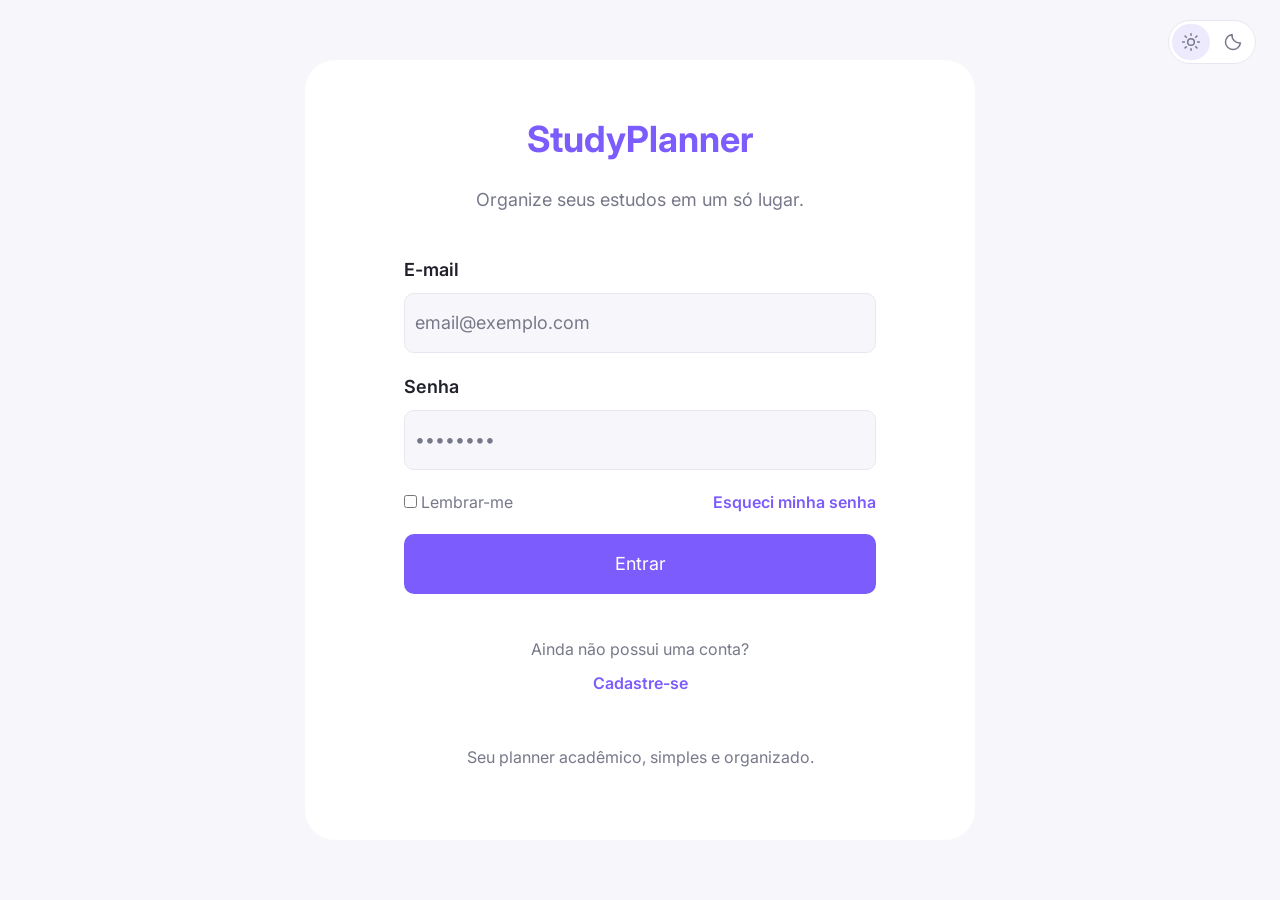
<file: login.html>
<!DOCTYPE html>
<html lang="pt-br">
<head>
    <meta charset="UTF-8">
    <meta name="viewport" content="width=device-width, initial-scale=1.0">
    <link rel="stylesheet" href="css/login.css" />
    <title>Login</title>
    <link rel="stylesheet" href="css/tema.css">
    <script src="js/tema.js"></script>
</head>
<body>
    <button type="button" class="tema-botao" data-alternar-tema aria-label="Ativar modo noturno" title="Ativar modo noturno">
        <svg class="tema-sol" viewBox="0 0 24 24" aria-hidden="true" focusable="false">
            <circle cx="12" cy="12" r="4" />
            <path d="M12 2v2m0 16v2M2 12h2m16 0h2M4.93 4.93l1.42 1.42m11.3 11.3 1.42 1.42M4.93 19.07l1.42-1.42m11.3-11.3 1.42-1.42" />
        </svg>
        <svg class="tema-lua" viewBox="0 0 24 24" aria-hidden="true" focusable="false">
            <path d="M20.9 13.1A9 9 0 0 1 10.9 3.1a9 9 0 1 0 10 10Z" />
        </svg>
    </button>
    <div class="container">
        <span class="Cabecalho">
            <h1>StudyPlanner</h1>
            <h2>Organize seus estudos em um só lugar.</h2>
        </span>
        <span class="formulario">
            <form>
                <div class="login-senha">
                    <label for="username">E-mail</label>
                    <input type="email" id="username" name="username" required placeholder="email@exemplo.com">

                    <label for="password">Senha</label>
                    <input type="password" id="password" name="password" required placeholder="••••••••">
                </div>
                <div class="lembrar-esqueci">
                    <label>
                        <input type="checkbox"> Lembrar-me
                    </label>
                    <a href="#">Esqueci minha senha</a>
                </div>
                <button type="submit">Entrar</button>
            </form>
        </span>
        <span class="cadastro">
            <p>Ainda não possui uma conta?</p>
            <a href="cadastro.html">Cadastre-se</a>
            <p class="rodape">Seu planner acadêmico, simples e organizado.</p>
        </span>
    </div>
</body>
</html>
</file>
<file: css/login.css>
@import url('https://fonts.googleapis.com/css2?family=Inter:wght@400;700&display=swap');
* {
  margin: 0;
  padding: 0;
  box-sizing: border-box;
  font-family: 'Inter', sans-serif;
  font-weight: 400;
  font-size: 18px;
  color: var(--texto-secundario);
  line-height: 1.5;
}
:root{
    --fundo:#F7F7FB;
    --roxo:#7C5CFC;
    --borda:#E7E7EF;
}
body {
  display: flex;
  justify-content: center;
  align-items: center;
  height: 100vh;
  background-color: var(--fundo);
}
a{
  text-decoration: none;
  color: var(--roxo);
  font-weight: 600;
}
a:hover{
  text-decoration: underline;
}
.container {
  display: flex;
  flex-direction: column;
  justify-content: space-around;
  align-items: center;
  height:780px;
  width: 670px;
  background-color: #fff;
  padding: 40px;
  border-radius: 30px;
}
span{
  width: 80%;
  text-align: center;
  margin-bottom: 20px;
  /* border: 1px solid #999; */
}
h1 {
  font-size: 36px;
  margin-bottom: 20px;
  font-weight: 700;
  color: var(--roxo);
}
.login-senha label {
  display: block;
  text-align: left;
  font-weight: 600;
  color: var(--texto-primario);
  margin-bottom: 10px;
}
.login-senha input{
  width: 100%;
  height:60px;
  padding: 10px;
  margin-bottom: 20px;
  border: 1px solid var(--borda);
  border-radius: 10px;
  background-color:var(--fundo);
  color: var(--texto-primario);
}
.lembrar-esqueci {
  display: flex;
  justify-content: space-between;
  align-items: center;
  margin-bottom: 20px;
}
.lembrar-esqueci label, .lembrar-esqueci a{
  font-size: 16px;
}
.lembrar-esqueci input{
  accent-color: var(--roxo);
}
button {
  width: 100%;
  height: 60px;
  padding: 10px;
  background-color: var(--roxo);
  color: #fff;
  border: none;
  border-radius: 10px;
  cursor: pointer;
}
.cadastro a{
  display: inline-block;
  margin: 10px 0px 50px 0px;
}
.cadastro p, .cadastro a{
  font-size: 16px;
}
</file>
<file: css/tema.css>
:root {
    color-scheme: light;
    --fundo: #F7F7FB;
    --superficie: #fff;
    --roxo: #7C5CFC;
    --borda: #E7E7EF;
    --texto-primario: #20212A;
    --texto-secundario: #77798A;
    --destaque: #EEEAFE;
}

:root[data-tema="escuro"] {
    color-scheme: dark;
    --fundo: #151521;
    --superficie: #212132;
    --roxo: #B3A0FF;
    --borda: #3B3B51;
    --texto-primario: #F2F0FA;
    --texto-secundario: #B8B6CA;
    --destaque: #35304F;
}

body {
    color: var(--texto-primario);
}

.sidebar,
.card,
.atividade,
.progresso,
.card-disciplina,
.calendario-container,
.container {
    background-color: var(--superficie);
}

.item.active,
.item:hover,
.dia.evento-prova,
.dia.evento-trabalho,
.dia.evento-tarefa {
    background-color: var(--destaque);
}

.pesquisa {
    background-color: var(--superficie);
    color: var(--texto-primario);
}

.pesquisa::placeholder,
.login-senha input::placeholder {
    color: var(--texto-secundario);
}

.tema-botao {
    position: fixed;
    top: 20px;
    right: 24px;
    z-index: 10;
    display: flex;
    align-items: center;
    gap: 4px;
    width: 88px;
    height: 44px;
    padding: 3px;
    border: 1px solid var(--borda);
    border-radius: 999px;
    background: var(--superficie);
    color: var(--texto-primario);
    font: inherit;
    font-size: 14px;
    cursor: pointer;
}

.tema-botao svg {
    width: 38px;
    height: 36px;
    padding: 8px;
    border-radius: 999px;
    color: var(--texto-secundario);
    fill: none;
    stroke: currentColor;
    stroke-width: 1.8;
    stroke-linecap: round;
    stroke-linejoin: round;
}

:root:not([data-tema="escuro"]) .tema-sol,
:root[data-tema="escuro"] .tema-lua {
    color: var(--roxo);
    background-color: var(--destaque);
}

.tema-botao:hover {
    background: var(--destaque);
}

.tema-botao:focus-visible {
    outline: 2px solid var(--roxo);
    outline-offset: 3px;
}

:root[data-tema="escuro"] .add,
:root[data-tema="escuro"] button[type="submit"] {
    color: #151521;
}
</file>
